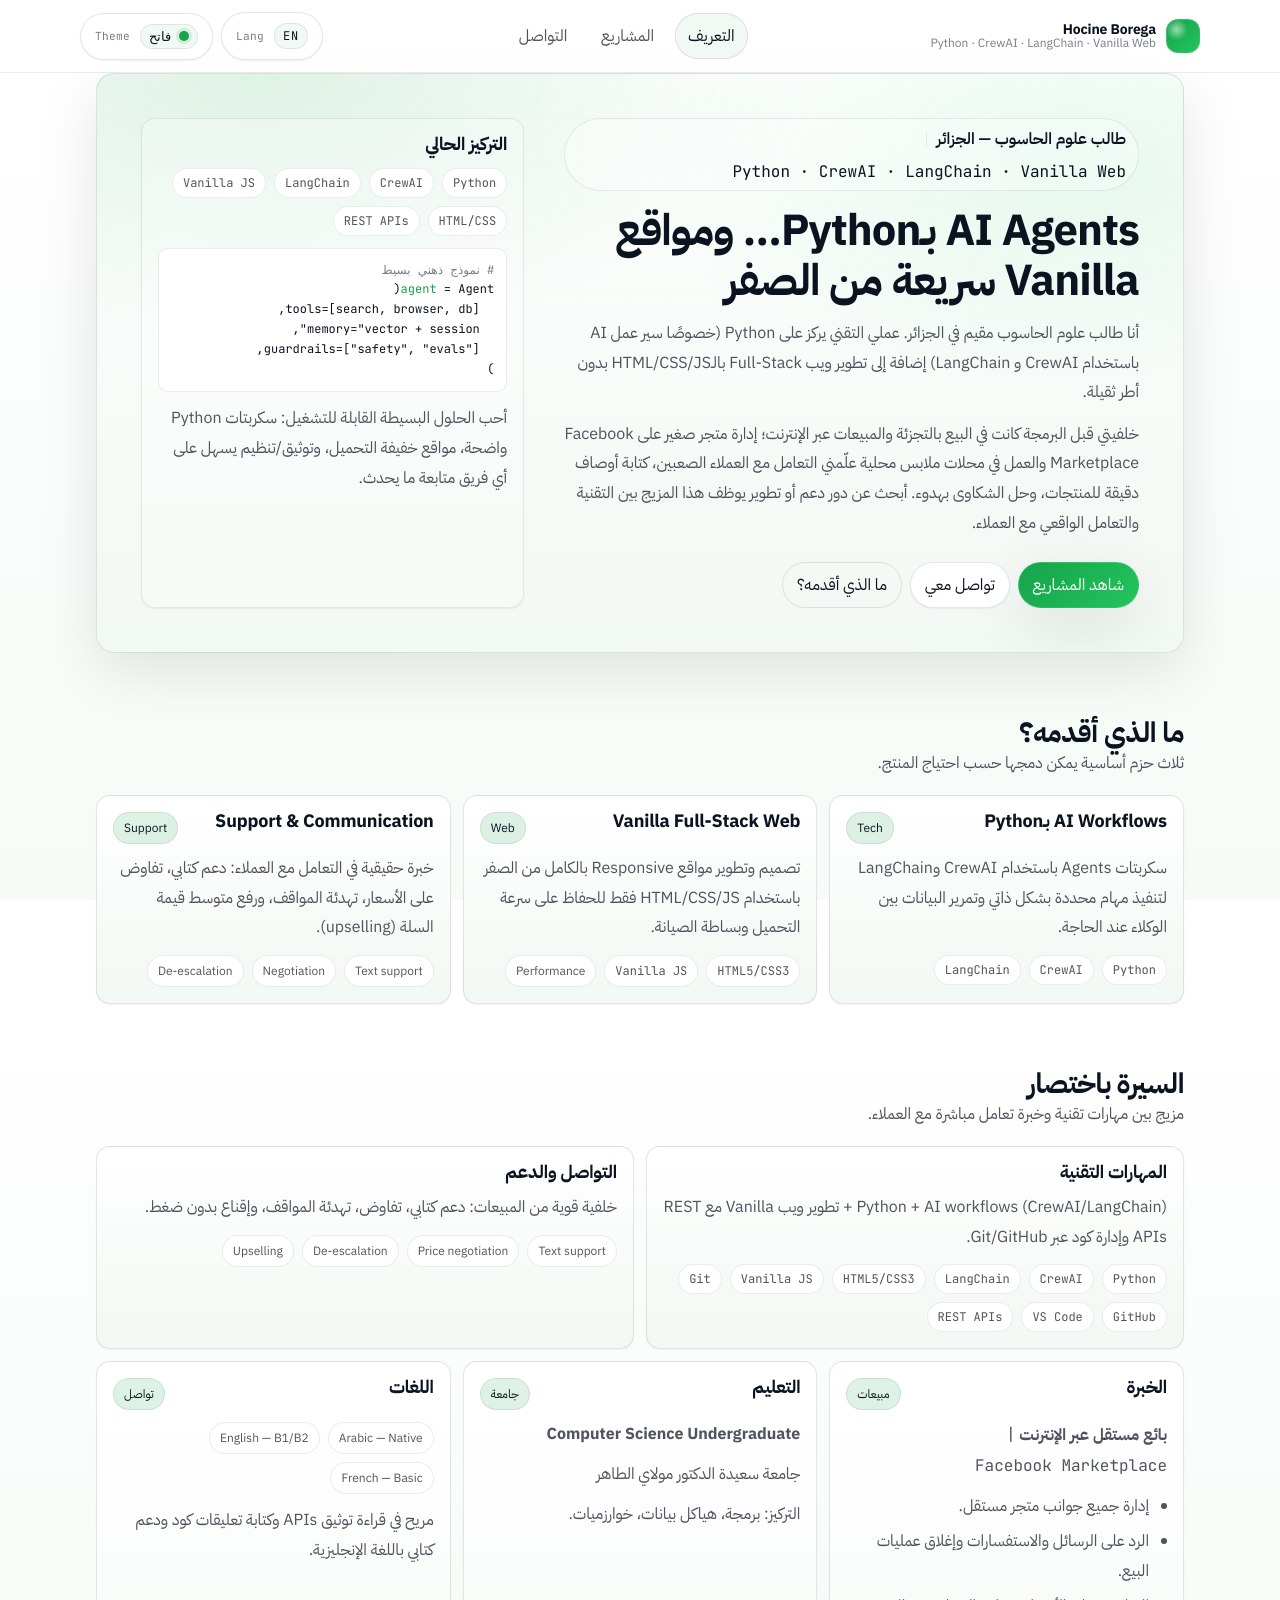
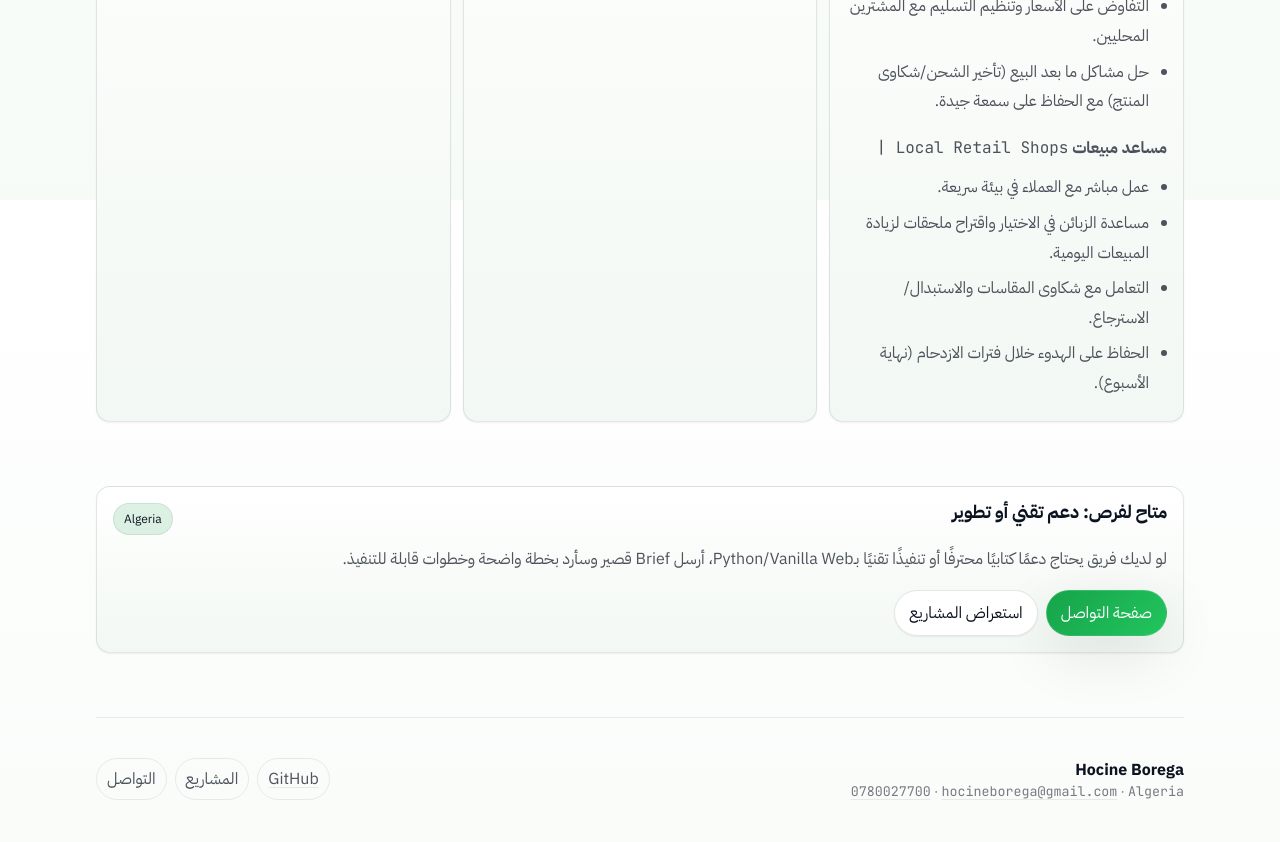
<file: index.html>
<!doctype html>
<html lang="ar" dir="rtl">
<head>
  <meta charset="utf-8" />
  <meta name="viewport" content="width=device-width, initial-scale=1" />
  <meta name="description" content="Hocine Borega — طالب علوم الحاسوب من الجزائر. Python (CrewAI, LangChain) + Vanilla Web + خبرة دعم/تواصل من المبيعات." />
  <title>التعريف | Hocine Borega</title>

  <link rel="icon" href="assets/favicon.svg" type="image/svg+xml" />
  <link rel="preconnect" href="https://fonts.googleapis.com" />
  <link rel="preconnect" href="https://fonts.gstatic.com" crossorigin />
  <link href="https://fonts.googleapis.com/css2?family=IBM+Plex+Sans+Arabic:wght@400;500;600;700&family=JetBrains+Mono:wght@400;500&display=swap" rel="stylesheet" />
  <link rel="stylesheet" href="assets/styles.css" />
</head>
<body data-page="index">
  <a class="skip-link" href="#content" data-i18n="common.skip">تخطّي إلى المحتوى</a>

  <header class="site-header" role="banner">
    <div class="container header-inner">
      <a class="brand" href="./index.html" aria-label="العودة إلى صفحة التعريف" data-i18n-aria="common.brandBack">
        <span class="mark" aria-hidden="true"></span>
        <span class="brand-title">
          <strong>Hocine Borega</strong>
          <span>Python · CrewAI · LangChain · Vanilla Web</span>
        </span>
      </a>

      <nav class="nav" aria-label="التنقّل" data-i18n-aria="common.navAria">
        <a href="./index.html" aria-current="page" data-i18n="common.nav.about">التعريف</a>
        <a href="./projects.html" data-i18n="common.nav.projects">المشاريع</a>
        <a href="./contact.html" data-i18n="common.nav.contact">التواصل</a>
      </nav>

      <div class="header-actions">
        <button class="btn lang-toggle" type="button" data-lang-toggle aria-label="تحويل اللغة إلى الإنجليزية">
          <span class="pill"><span class="mono" data-lang-label>EN</span></span>
          <small class="mono">Lang</small>
        </button>

        <button class="btn theme-toggle" type="button" data-theme-toggle aria-pressed="false" aria-label="تبديل الوضع" data-i18n-aria="common.themeToggleAria">
          <span class="pill">
            <span class="theme-dot" aria-hidden="true"></span>
            <span data-theme-label>فاتح</span>
          </span>
          <small class="mono">Theme</small>
        </button>
      </div>
    </div>
  </header>

  <main id="content" class="container" role="main">
    <section class="hero" aria-label="نبذة سريعة">
      <div class="hero-inner">
        <div>
          <div class="kicker">
            <b data-i18n="index.kicker.role">طالب علوم الحاسوب — الجزائر</b>
            <span class="sep" aria-hidden="true"></span>
            <span class="mono">Python · CrewAI · LangChain · Vanilla Web</span>
          </div>

          <h1 style="margin-top: var(--space-4);" data-i18n="index.hero.title">AI Agents بـPython… ومواقع Vanilla سريعة من الصفر</h1>
          <p data-i18n="index.hero.p1">
            أنا طالب علوم الحاسوب مقيم في الجزائر. عملي التقني يركز على Python (خصوصًا سير عمل AI باستخدام CrewAI و LangChain) إضافة إلى تطوير ويب Full‑Stack بالـHTML/CSS/JS بدون أطر ثقيلة.
          </p>
          <p style="margin-top: var(--space-3);" data-i18n="index.hero.p2">
            خلفيتي قبل البرمجة كانت في البيع بالتجزئة والمبيعات عبر الإنترنت؛ إدارة متجر صغير على Facebook Marketplace والعمل في محلات ملابس محلية علّمني التعامل مع العملاء الصعبين، كتابة أوصاف دقيقة للمنتجات، وحل الشكاوى بهدوء. أبحث عن دور دعم أو تطوير يوظف هذا المزيج بين التقنية والتعامل الواقعي مع العملاء.
          </p>

          <div class="hero-cta" role="group" aria-label="روابط سريعة">
            <a class="btn btn-primary" href="./projects.html" data-i18n="index.hero.cta.projects">شاهد المشاريع</a>
            <a class="btn" href="./contact.html" data-i18n="index.hero.cta.contact">تواصل معي</a>
            <a class="btn btn-ghost" href="#services" data-i18n="index.hero.cta.services">ما الذي أقدمه؟</a>
          </div>
        </div>

        <aside class="panel" aria-label="ملخص التقنية">
          <h3 data-i18n="index.panel.title">التركيز الحالي</h3>
          <div class="chips" aria-label="محاور العمل">
            <span class="chip"><code>Python</code></span>
            <span class="chip"><code>CrewAI</code></span>
            <span class="chip"><code>LangChain</code></span>
            <span class="chip"><code>Vanilla JS</code></span>
            <span class="chip"><code>HTML/CSS</code></span>
            <span class="chip"><code>REST APIs</code></span>
          </div>

          <div class="codebox" aria-label="مثال شكلي">
            <div><span class="dim" data-i18n="index.panel.codeComment"># نموذج ذهني بسيط</span></div>
            <div><span class="g">agent</span> = Agent(</div>
            <div>&nbsp;&nbsp;tools=[search, browser, db],</div>
            <div>&nbsp;&nbsp;memory="vector + session",</div>
            <div>&nbsp;&nbsp;guardrails=["safety", "evals"],</div>
            <div>)</div>
          </div>

          <p style="margin-top: var(--space-3);" data-i18n="index.panel.p">
            أحب الحلول البسيطة القابلة للتشغيل: سكربتات Python واضحة، مواقع خفيفة التحميل، وتوثيق/تنظيم يسهل على أي فريق متابعة ما يحدث.
          </p>
        </aside>
      </div>
    </section>

    <section id="services" class="section" aria-label="الخدمات">
      <div class="section-head">
        <div>
          <h2 data-i18n="index.services.title">ما الذي أقدمه؟</h2>
          <p data-i18n="index.services.subtitle">ثلاث حزم أساسية يمكن دمجها حسب احتياج المنتج.</p>
        </div>
      </div>

      <div class="grid cols-3">
        <article class="card">
          <div class="card-top">
            <h3 data-i18n="index.services.card1.title">AI Workflows بـPython</h3>
            <span class="badge">Tech</span>
          </div>
          <p data-i18n="index.services.card1.desc">سكربتات Agents باستخدام CrewAI وLangChain لتنفيذ مهام محددة بشكل ذاتي وتمرير البيانات بين الوكلاء عند الحاجة.</p>
          <div class="chips" style="margin-top: var(--space-3);">
            <span class="chip"><code>Python</code></span>
            <span class="chip"><code>CrewAI</code></span>
            <span class="chip"><code>LangChain</code></span>
          </div>
        </article>

        <article class="card">
          <div class="card-top">
            <h3>Vanilla Full‑Stack Web</h3>
            <span class="badge">Web</span>
          </div>
          <p data-i18n="index.services.card2.desc">تصميم وتطوير مواقع Responsive بالكامل من الصفر باستخدام HTML/CSS/JS فقط للحفاظ على سرعة التحميل وبساطة الصيانة.</p>
          <div class="chips" style="margin-top: var(--space-3);">
            <span class="chip"><code>HTML5/CSS3</code></span>
            <span class="chip"><code>Vanilla JS</code></span>
            <span class="chip">Performance</span>
          </div>
        </article>

        <article class="card">
          <div class="card-top">
            <h3>Support & Communication</h3>
            <span class="badge">Support</span>
          </div>
          <p data-i18n="index.services.card3.desc">خبرة حقيقية في التعامل مع العملاء: دعم كتابي، تفاوض على الأسعار، تهدئة المواقف، ورفع متوسط قيمة السلة (upselling).</p>
          <div class="chips" style="margin-top: var(--space-3);">
            <span class="chip">Text support</span>
            <span class="chip">Negotiation</span>
            <span class="chip">De‑escalation</span>
          </div>
        </article>
      </div>
    </section>

    <section class="section" aria-label="السيرة">
      <div class="section-head">
        <div>
          <h2 data-i18n="index.resume.title">السيرة باختصار</h2>
          <p data-i18n="index.resume.subtitle">مزيج بين مهارات تقنية وخبرة تعامل مباشرة مع العملاء.</p>
        </div>
      </div>

      <div class="grid cols-2">
        <article class="card">
          <h3 data-i18n="index.resume.tech.title">المهارات التقنية</h3>
          <p data-i18n="index.resume.tech.desc">Python + AI workflows (CrewAI/LangChain) + تطوير ويب Vanilla مع REST APIs وإدارة كود عبر Git/GitHub.</p>
          <div class="chips" style="margin-top: var(--space-3);">
            <span class="chip"><code>Python</code></span>
            <span class="chip"><code>CrewAI</code></span>
            <span class="chip"><code>LangChain</code></span>
            <span class="chip"><code>HTML5/CSS3</code></span>
            <span class="chip"><code>Vanilla JS</code></span>
            <span class="chip"><code>Git</code></span>
            <span class="chip"><code>GitHub</code></span>
            <span class="chip"><code>VS Code</code></span>
            <span class="chip"><code>REST APIs</code></span>
          </div>
        </article>

        <article class="card">
          <h3 data-i18n="index.resume.support.title">التواصل والدعم</h3>
          <p data-i18n="index.resume.support.desc">خلفية قوية من المبيعات: دعم كتابي، تفاوض، تهدئة المواقف، وإقناع بدون ضغط.</p>
          <div class="chips" style="margin-top: var(--space-3);">
            <span class="chip">Text support</span>
            <span class="chip">Price negotiation</span>
            <span class="chip">De‑escalation</span>
            <span class="chip">Upselling</span>
          </div>
        </article>
      </div>

      <div class="grid cols-3" style="margin-top: var(--space-3);">
        <article class="card" aria-label="الخبرة">
          <div class="card-top">
            <h3 data-i18n="index.exp.title">الخبرة</h3>
            <span class="badge" data-i18n="index.exp.badge">مبيعات</span>
          </div>

          <p><b data-i18n="index.exp.role1">بائع مستقل عبر الإنترنت</b> <span class="mono" dir="ltr">| Facebook Marketplace</span></p>
          <ul class="list">
            <li data-i18n="index.exp.role1.li1">إدارة جميع جوانب متجر مستقل.</li>
            <li data-i18n="index.exp.role1.li2">الرد على الرسائل والاستفسارات وإغلاق عمليات البيع.</li>
            <li data-i18n="index.exp.role1.li3">التفاوض على الأسعار وتنظيم التسليم مع المشترين المحليين.</li>
            <li data-i18n="index.exp.role1.li4">حل مشاكل ما بعد البيع (تأخير الشحن/شكاوى المنتج) مع الحفاظ على سمعة جيدة.</li>
          </ul>

          <p style="margin-top: var(--space-4);"><b data-i18n="index.exp.role2">مساعد مبيعات</b> <span class="mono" dir="ltr">| Local Retail Shops</span></p>
          <ul class="list">
            <li data-i18n="index.exp.role2.li1">عمل مباشر مع العملاء في بيئة سريعة.</li>
            <li data-i18n="index.exp.role2.li2">مساعدة الزبائن في الاختيار واقتراح ملحقات لزيادة المبيعات اليومية.</li>
            <li data-i18n="index.exp.role2.li3">التعامل مع شكاوى المقاسات والاستبدال/الاسترجاع.</li>
            <li data-i18n="index.exp.role2.li4">الحفاظ على الهدوء خلال فترات الازدحام (نهاية الأسبوع).</li>
          </ul>
        </article>

        <article class="card" aria-label="التعليم">
          <div class="card-top">
            <h3 data-i18n="index.edu.title">التعليم</h3>
            <span class="badge" data-i18n="index.edu.badge">جامعة</span>
          </div>
          <p><b>Computer Science Undergraduate</b></p>
          <p style="margin-top: 10px;" data-i18n="index.edu.school">جامعة سعيدة الدكتور مولاي الطاهر</p>
          <p style="margin-top: 10px;" data-i18n="index.edu.focus">التركيز: برمجة، هياكل بيانات، خوارزميات.</p>
        </article>

        <article class="card" aria-label="اللغات">
          <div class="card-top">
            <h3 data-i18n="index.lang.title">اللغات</h3>
            <span class="badge" data-i18n="index.lang.badge">تواصل</span>
          </div>
          <div class="chips" style="margin-top: var(--space-3);">
            <span class="chip">Arabic — Native</span>
            <span class="chip">English — B1/B2</span>
            <span class="chip">French — Basic</span>
          </div>
          <p style="margin-top: var(--space-3);" data-i18n="index.lang.note">مريح في قراءة توثيق APIs وكتابة تعليقات كود ودعم كتابي باللغة الإنجليزية.</p>
        </article>
      </div>
    </section>

    <section class="section" aria-label="دعوة">
      <div class="card">
        <div class="card-top">
          <h3 data-i18n="index.cta.title">متاح لفرص: دعم تقني أو تطوير</h3>
          <span class="badge">Algeria</span>
        </div>
        <p data-i18n="index.cta.desc">لو لديك فريق يحتاج دعمًا كتابيًا محترفًا أو تنفيذًا تقنيًا بـPython/Vanilla Web، أرسل Brief قصير وسأرد بخطة واضحة وخطوات قابلة للتنفيذ.</p>
        <div class="hero-cta" style="margin-top: var(--space-4);">
          <a class="btn btn-primary" href="./contact.html" data-i18n="index.cta.contact">صفحة التواصل</a>
          <a class="btn" href="./projects.html" data-i18n="index.cta.projects">استعراض المشاريع</a>
        </div>
      </div>
    </section>

    <footer class="footer" role="contentinfo">
      <div class="footer-inner">
        <div>
          <strong>Hocine Borega</strong>
          <small>
            <span class="mono" dir="ltr">Algeria</span> ·
            <a class="text-link mono" dir="ltr" href="mailto:hocineborega@gmail.com">hocineborega@gmail.com</a> ·
            <a class="text-link mono" dir="ltr" href="tel:0780027700">0780027700</a>
          </small>
        </div>
        <div class="inline-links" aria-label="روابط" data-i18n-aria="common.footer.links">
          <a class="text-link" href="https://github.com/hocine1552" target="_blank" rel="noreferrer">GitHub</a>
          <a href="./projects.html" data-i18n="common.nav.projects">المشاريع</a>
          <a href="./contact.html" data-i18n="common.nav.contact">التواصل</a>
        </div>
      </div>
    </footer>
  </main>

  <script src="assets/app.js" defer></script>
</body>
</html>
</file>
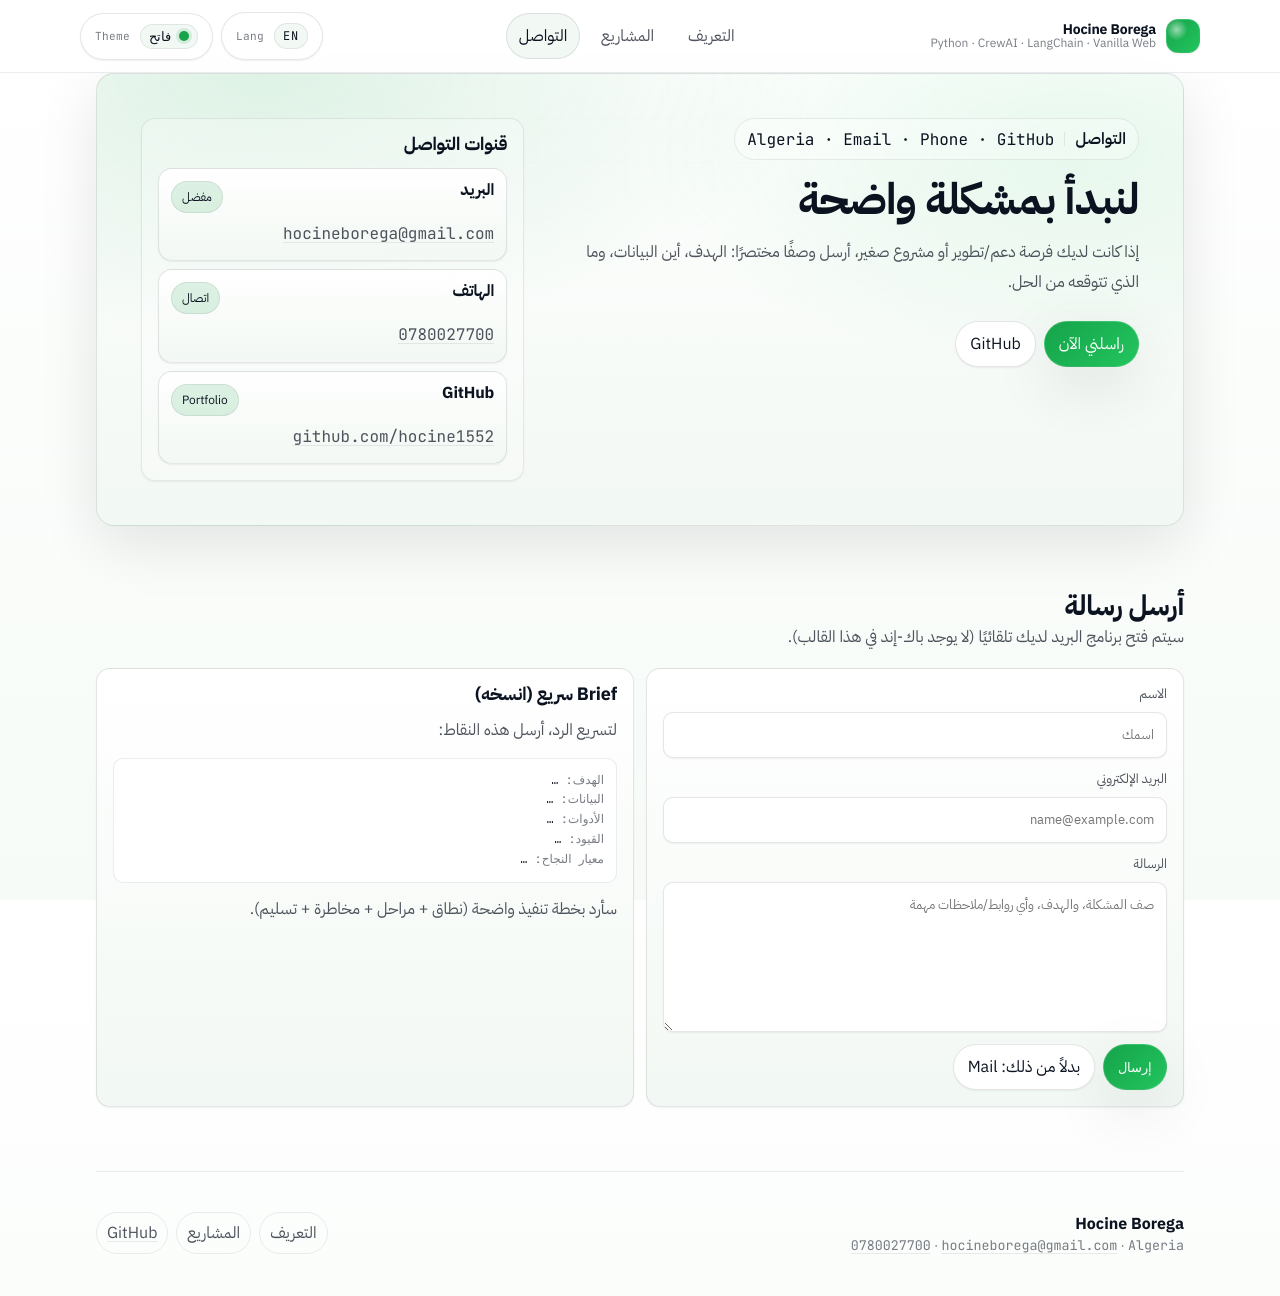
<file: contact.html>
<!doctype html>
<html lang="ar" dir="rtl">
<head>
  <meta charset="utf-8" />
  <meta name="viewport" content="width=device-width, initial-scale=1" />
  <meta name="description" content="تواصل مع Hocine Borega — Algeria. Email, phone, GitHub portfolio." />
  <title>التواصل | Hocine Borega</title>

  <link rel="icon" href="assets/favicon.svg" type="image/svg+xml" />
  <link rel="preconnect" href="https://fonts.googleapis.com" />
  <link rel="preconnect" href="https://fonts.gstatic.com" crossorigin />
  <link href="https://fonts.googleapis.com/css2?family=IBM+Plex+Sans+Arabic:wght@400;500;600;700&family=JetBrains+Mono:wght@400;500&display=swap" rel="stylesheet" />
  <link rel="stylesheet" href="assets/styles.css" />
</head>
<body data-page="contact">
  <a class="skip-link" href="#content" data-i18n="common.skip">تخطّي إلى المحتوى</a>

  <header class="site-header" role="banner">
    <div class="container header-inner">
      <a class="brand" href="./index.html" aria-label="العودة إلى صفحة التعريف" data-i18n-aria="common.brandBack">
        <span class="mark" aria-hidden="true"></span>
        <span class="brand-title">
          <strong>Hocine Borega</strong>
          <span>Python · CrewAI · LangChain · Vanilla Web</span>
        </span>
      </a>

      <nav class="nav" aria-label="التنقّل" data-i18n-aria="common.navAria">
        <a href="./index.html" data-i18n="common.nav.about">التعريف</a>
        <a href="./projects.html" data-i18n="common.nav.projects">المشاريع</a>
        <a href="./contact.html" aria-current="page" data-i18n="common.nav.contact">التواصل</a>
      </nav>

      <div class="header-actions">
        <button class="btn lang-toggle" type="button" data-lang-toggle aria-label="تحويل اللغة إلى الإنجليزية">
          <span class="pill"><span class="mono" data-lang-label>EN</span></span>
          <small class="mono">Lang</small>
        </button>

        <button class="btn theme-toggle" type="button" data-theme-toggle aria-pressed="false" aria-label="تبديل الوضع" data-i18n-aria="common.themeToggleAria">
          <span class="pill">
            <span class="theme-dot" aria-hidden="true"></span>
            <span data-theme-label>فاتح</span>
          </span>
          <small class="mono">Theme</small>
        </button>
      </div>
    </div>
  </header>

  <main id="content" class="container" role="main">
    <section class="hero" aria-label="التواصل">
      <div class="hero-inner">
        <div>
          <div class="kicker">
            <b data-i18n="contact.kicker.title">التواصل</b>
            <span class="sep" aria-hidden="true"></span>
            <span class="mono">Algeria · Email · Phone · GitHub</span>
          </div>

          <h1 style="margin-top: var(--space-4);" data-i18n="contact.hero.title">لنبدأ بمشكلة واضحة</h1>
          <p data-i18n="contact.hero.p">
            إذا كانت لديك فرصة دعم/تطوير أو مشروع صغير، أرسل وصفًا مختصرًا: الهدف، أين البيانات، وما الذي تتوقعه من الحل.
          </p>

          <div class="hero-cta" style="margin-top: var(--space-5);">
            <a class="btn btn-primary" href="mailto:hocineborega@gmail.com" data-i18n="contact.hero.cta.email">راسلني الآن</a>
            <a class="btn" href="https://github.com/hocine1552" target="_blank" rel="noreferrer">GitHub</a>
          </div>
        </div>

        <aside class="panel" aria-label="قنوات التواصل">
          <h3 data-i18n="contact.panel.title">قنوات التواصل</h3>
          <div class="grid" style="gap: var(--space-2);">
            <div class="card" style="padding: var(--space-3);">
              <div class="card-top">
                <h3 style="font-size: 16px;" data-i18n="contact.channel.email">البريد</h3>
                <span class="badge" data-i18n="contact.channel.email.badge">مفضل</span>
              </div>
              <p class="mono" style="margin-top: 6px;"><a class="text-link mono" dir="ltr" href="mailto:hocineborega@gmail.com">hocineborega@gmail.com</a></p>
            </div>

            <div class="card" style="padding: var(--space-3);">
              <div class="card-top">
                <h3 style="font-size: 16px;" data-i18n="contact.channel.phone">الهاتف</h3>
                <span class="badge" data-i18n="contact.channel.phone.badge">اتصال</span>
              </div>
              <p class="mono" style="margin-top: 6px;"><a class="text-link mono" dir="ltr" href="tel:0780027700">0780027700</a></p>
            </div>

            <div class="card" style="padding: var(--space-3);">
              <div class="card-top">
                <h3 style="font-size: 16px;">GitHub</h3>
                <span class="badge">Portfolio</span>
              </div>
              <p class="mono" style="margin-top: 6px;"><a class="text-link mono" dir="ltr" href="https://github.com/hocine1552" target="_blank" rel="noreferrer">github.com/hocine1552</a></p>
            </div>
          </div>
        </aside>
      </div>
    </section>

    <section class="section" aria-label="نموذج الرسالة">
      <div class="section-head">
        <div>
          <h2 data-i18n="contact.form.title">أرسل رسالة</h2>
          <p data-i18n="contact.form.subtitle">سيتم فتح برنامج البريد لديك تلقائيًا (لا يوجد باك-إند في هذا القالب).</p>
        </div>
      </div>

      <div class="grid cols-2">
        <form class="card form" data-mailto-form data-to="hocineborega@gmail.com" aria-label="نموذج التواصل" data-i18n-aria="contact.form.aria">
          <div class="field">
            <label for="name" data-i18n="contact.form.name.label">الاسم</label>
            <input id="name" name="name" autocomplete="name" required placeholder="اسمك" data-i18n-placeholder="contact.form.name.placeholder" />
          </div>

          <div class="field">
            <label for="email" data-i18n="contact.form.email.label">البريد الإلكتروني</label>
            <input id="email" name="email" type="email" autocomplete="email" required placeholder="name@example.com" data-i18n-placeholder="contact.form.email.placeholder" />
          </div>

          <div class="field">
            <label for="message" data-i18n="contact.form.message.label">الرسالة</label>
            <textarea id="message" name="message" required placeholder="صف المشكلة، والهدف، وأي روابط/ملاحظات مهمة" data-i18n-placeholder="contact.form.message.placeholder"></textarea>
          </div>

          <div class="hero-cta" style="margin-top: 0;">
            <button class="btn btn-primary" type="submit" data-i18n="contact.form.submit">إرسال</button>
            <a class="btn" href="mailto:hocineborega@gmail.com" data-i18n="contact.form.altMail">بدلاً من ذلك: Mail</a>
          </div>
        </form>

        <article class="card" aria-label="قالب brief">
          <h3 data-i18n="contact.brief.title">Brief سريع (انسخه)</h3>
          <p style="margin-top: 10px;" data-i18n="contact.brief.subtitle">لتسريع الرد، أرسل هذه النقاط:</p>
          <div class="codebox" style="margin-top: var(--space-3);">
            <div><span class="dim" data-i18n="contact.brief.goal">الهدف:</span> …</div>
            <div><span class="dim" data-i18n="contact.brief.data">البيانات:</span> …</div>
            <div><span class="dim" data-i18n="contact.brief.tools">الأدوات:</span> …</div>
            <div><span class="dim" data-i18n="contact.brief.constraints">القيود:</span> …</div>
            <div><span class="dim" data-i18n="contact.brief.success">معيار النجاح:</span> …</div>
          </div>
          <p style="margin-top: var(--space-3);" data-i18n="contact.brief.note">سأرد بخطة تنفيذ واضحة (نطاق + مراحل + مخاطرة + تسليم).</p>
        </article>
      </div>
    </section>

    <footer class="footer" role="contentinfo">
      <div class="footer-inner">
        <div>
          <strong>Hocine Borega</strong>
          <small>
            <span class="mono" dir="ltr">Algeria</span> ·
            <a class="text-link mono" dir="ltr" href="mailto:hocineborega@gmail.com">hocineborega@gmail.com</a> ·
            <a class="text-link mono" dir="ltr" href="tel:0780027700">0780027700</a>
          </small>
        </div>
        <div class="inline-links" aria-label="روابط" data-i18n-aria="common.footer.links">
          <a href="./index.html" data-i18n="common.nav.about">التعريف</a>
          <a href="./projects.html" data-i18n="common.nav.projects">المشاريع</a>
          <a class="text-link" href="https://github.com/hocine1552" target="_blank" rel="noreferrer">GitHub</a>
        </div>
      </div>
    </footer>
  </main>

  <script src="assets/app.js" defer></script>
</body>
</html>
</file>
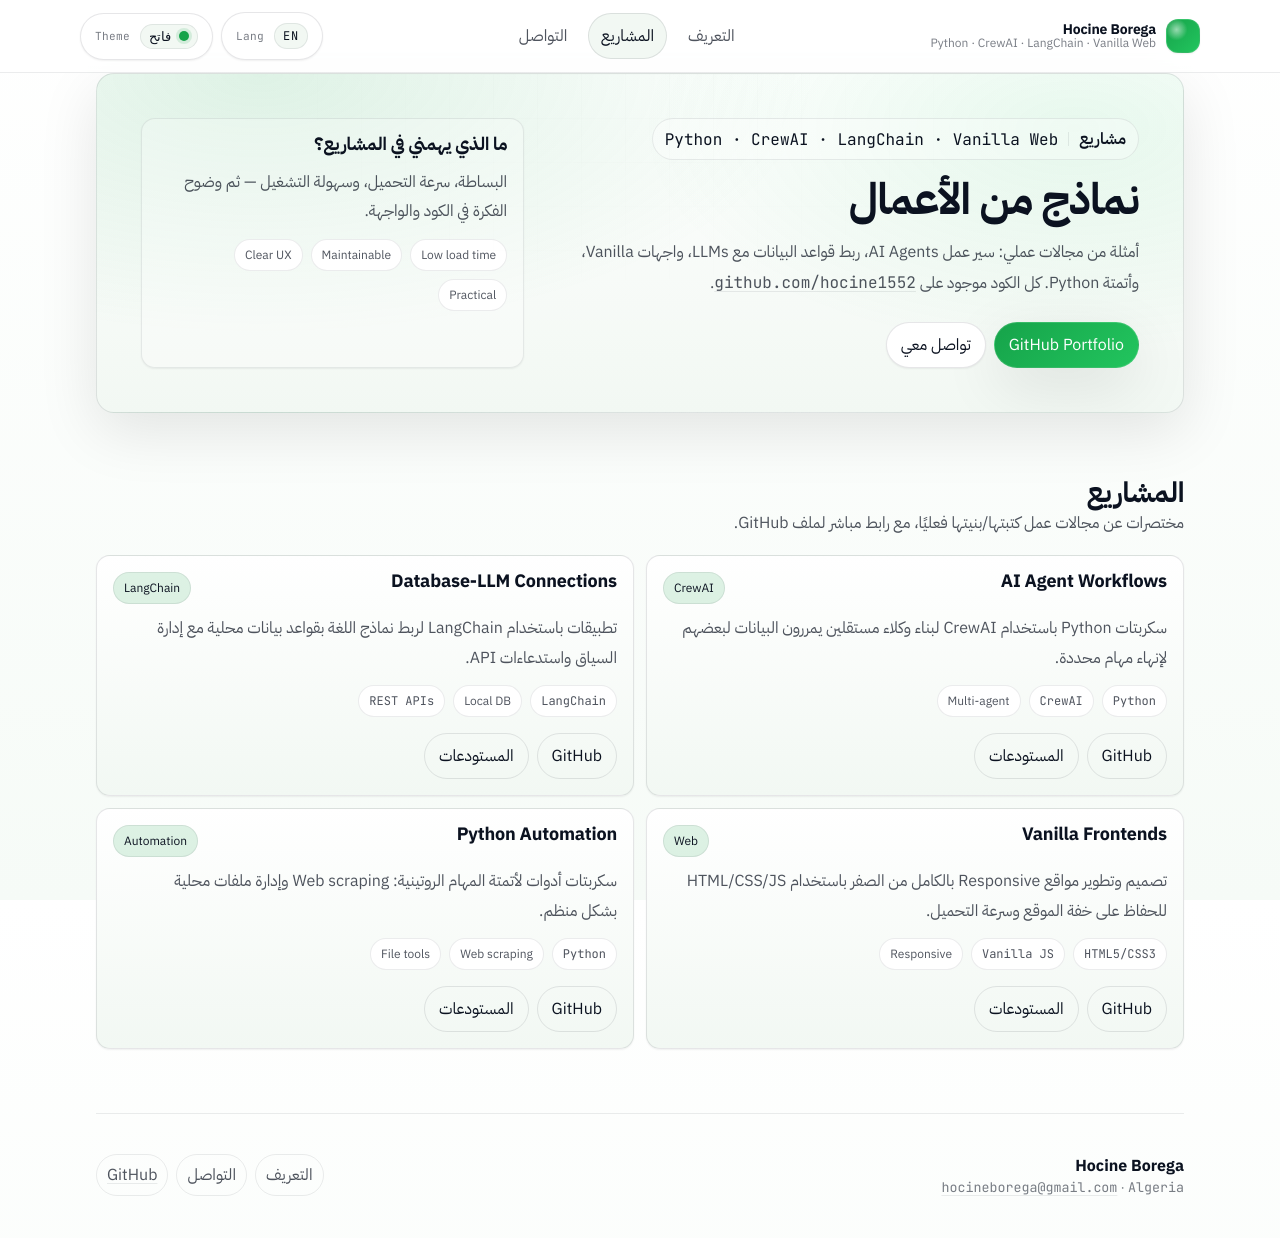
<file: projects.html>
<!doctype html>
<html lang="ar" dir="rtl">
<head>
  <meta charset="utf-8" />
  <meta name="viewport" content="width=device-width, initial-scale=1" />
  <meta name="description" content="مشاريع Hocine Borega — Python (CrewAI, LangChain) + Vanilla Web + Automation." />
  <title>المشاريع | Hocine Borega</title>

  <link rel="icon" href="assets/favicon.svg" type="image/svg+xml" />
  <link rel="preconnect" href="https://fonts.googleapis.com" />
  <link rel="preconnect" href="https://fonts.gstatic.com" crossorigin />
  <link href="https://fonts.googleapis.com/css2?family=IBM+Plex+Sans+Arabic:wght@400;500;600;700&family=JetBrains+Mono:wght@400;500&display=swap" rel="stylesheet" />
  <link rel="stylesheet" href="assets/styles.css" />
</head>
<body data-page="projects">
  <a class="skip-link" href="#content" data-i18n="common.skip">تخطّي إلى المحتوى</a>

  <header class="site-header" role="banner">
    <div class="container header-inner">
      <a class="brand" href="./index.html" aria-label="العودة إلى صفحة التعريف" data-i18n-aria="common.brandBack">
        <span class="mark" aria-hidden="true"></span>
        <span class="brand-title">
          <strong>Hocine Borega</strong>
          <span>Python · CrewAI · LangChain · Vanilla Web</span>
        </span>
      </a>

      <nav class="nav" aria-label="التنقّل" data-i18n-aria="common.navAria">
        <a href="./index.html" data-i18n="common.nav.about">التعريف</a>
        <a href="./projects.html" aria-current="page" data-i18n="common.nav.projects">المشاريع</a>
        <a href="./contact.html" data-i18n="common.nav.contact">التواصل</a>
      </nav>

      <div class="header-actions">
        <button class="btn lang-toggle" type="button" data-lang-toggle aria-label="تحويل اللغة إلى الإنجليزية">
          <span class="pill"><span class="mono" data-lang-label>EN</span></span>
          <small class="mono">Lang</small>
        </button>

        <button class="btn theme-toggle" type="button" data-theme-toggle aria-pressed="false" aria-label="تبديل الوضع" data-i18n-aria="common.themeToggleAria">
          <span class="pill">
            <span class="theme-dot" aria-hidden="true"></span>
            <span data-theme-label>فاتح</span>
          </span>
          <small class="mono">Theme</small>
        </button>
      </div>
    </div>
  </header>

  <main id="content" class="container" role="main">
    <section class="hero" aria-label="مشاريعي">
      <div class="hero-inner">
        <div>
          <div class="kicker">
            <b data-i18n="projects.kicker.title">مشاريع</b>
            <span class="sep" aria-hidden="true"></span>
            <span class="mono">Python · CrewAI · LangChain · Vanilla Web</span>
          </div>

          <h1 style="margin-top: var(--space-4);" data-i18n="projects.hero.title">نماذج من الأعمال</h1>
          <p data-i18n-html="projects.hero.p">
            أمثلة من مجالات عملي: سير عمل AI Agents، ربط قواعد البيانات مع LLMs، واجهات Vanilla، وأتمتة Python. كل الكود موجود على
            <a class="text-link mono" dir="ltr" href="https://github.com/hocine1552" target="_blank" rel="noreferrer">github.com/hocine1552</a>.
          </p>

          <div class="hero-cta" style="margin-top: var(--space-5);">
            <a class="btn btn-primary" href="https://github.com/hocine1552" target="_blank" rel="noreferrer">GitHub Portfolio</a>
            <a class="btn" href="./contact.html" data-i18n="projects.hero.cta.contact">تواصل معي</a>
          </div>
        </div>

        <aside class="panel" aria-label="معايير الاختيار">
          <h3 data-i18n="projects.panel.title">ما الذي يهمني في المشاريع؟</h3>
          <p data-i18n="projects.panel.p">البساطة، سرعة التحميل، وسهولة التشغيل — ثم وضوح الفكرة في الكود والواجهة.</p>
          <div class="chips" style="margin-top: var(--space-3);">
            <span class="chip">Low load time</span>
            <span class="chip">Maintainable</span>
            <span class="chip">Clear UX</span>
            <span class="chip">Practical</span>
          </div>
        </aside>
      </div>
    </section>

    <section class="section" aria-label="قائمة المشاريع">
      <div class="section-head">
        <div>
          <h2 data-i18n="projects.list.title">المشاريع</h2>
          <p data-i18n="projects.list.subtitle">مختصرات عن مجالات عمل كتبتها/بنيتها فعليًا، مع رابط مباشر لملف GitHub.</p>
        </div>
      </div>

      <div class="grid cols-2">
        <article class="card">
          <div class="card-top">
            <h3>AI Agent Workflows</h3>
            <span class="badge">CrewAI</span>
          </div>
          <p data-i18n="projects.card1.desc">سكربتات Python باستخدام CrewAI لبناء وكلاء مستقلين يمررون البيانات لبعضهم لإنهاء مهام محددة.</p>
          <div class="chips" style="margin-top: var(--space-3);">
            <span class="chip"><code>Python</code></span>
            <span class="chip"><code>CrewAI</code></span>
            <span class="chip">Multi-agent</span>
          </div>
          <div class="hero-cta" style="margin-top: var(--space-4);">
            <a class="btn btn-ghost" href="https://github.com/hocine1552" target="_blank" rel="noreferrer">GitHub</a>
            <a class="btn btn-ghost" href="https://github.com/hocine1552?tab=repositories" target="_blank" rel="noreferrer" data-i18n="common.github.repos">المستودعات</a>
          </div>
        </article>

        <article class="card">
          <div class="card-top">
            <h3>Database‑LLM Connections</h3>
            <span class="badge">LangChain</span>
          </div>
          <p data-i18n="projects.card2.desc">تطبيقات باستخدام LangChain لربط نماذج اللغة بقواعد بيانات محلية مع إدارة السياق واستدعاءات API.</p>
          <div class="chips" style="margin-top: var(--space-3);">
            <span class="chip"><code>LangChain</code></span>
            <span class="chip">Local DB</span>
            <span class="chip"><code>REST APIs</code></span>
          </div>
          <div class="hero-cta" style="margin-top: var(--space-4);">
            <a class="btn btn-ghost" href="https://github.com/hocine1552" target="_blank" rel="noreferrer">GitHub</a>
            <a class="btn btn-ghost" href="https://github.com/hocine1552?tab=repositories" target="_blank" rel="noreferrer" data-i18n="common.github.repos">المستودعات</a>
          </div>
        </article>

        <article class="card">
          <div class="card-top">
            <h3>Vanilla Frontends</h3>
            <span class="badge">Web</span>
          </div>
          <p data-i18n="projects.card3.desc">تصميم وتطوير مواقع Responsive بالكامل من الصفر باستخدام HTML/CSS/JS للحفاظ على خفة الموقع وسرعة التحميل.</p>
          <div class="chips" style="margin-top: var(--space-3);">
            <span class="chip"><code>HTML5/CSS3</code></span>
            <span class="chip"><code>Vanilla JS</code></span>
            <span class="chip">Responsive</span>
          </div>
          <div class="hero-cta" style="margin-top: var(--space-4);">
            <a class="btn btn-ghost" href="https://github.com/hocine1552" target="_blank" rel="noreferrer">GitHub</a>
            <a class="btn btn-ghost" href="https://github.com/hocine1552?tab=repositories" target="_blank" rel="noreferrer" data-i18n="common.github.repos">المستودعات</a>
          </div>
        </article>

        <article class="card">
          <div class="card-top">
            <h3>Python Automation</h3>
            <span class="badge">Automation</span>
          </div>
          <p data-i18n="projects.card4.desc">سكربتات أدوات لأتمتة المهام الروتينية: Web scraping وإدارة ملفات محلية بشكل منظم.</p>
          <div class="chips" style="margin-top: var(--space-3);">
            <span class="chip"><code>Python</code></span>
            <span class="chip">Web scraping</span>
            <span class="chip">File tools</span>
          </div>
          <div class="hero-cta" style="margin-top: var(--space-4);">
            <a class="btn btn-ghost" href="https://github.com/hocine1552" target="_blank" rel="noreferrer">GitHub</a>
            <a class="btn btn-ghost" href="https://github.com/hocine1552?tab=repositories" target="_blank" rel="noreferrer" data-i18n="common.github.repos">المستودعات</a>
          </div>
        </article>
      </div>
    </section>

    <footer class="footer" role="contentinfo">
      <div class="footer-inner">
        <div>
          <strong>Hocine Borega</strong>
          <small>
            <span class="mono" dir="ltr">Algeria</span> ·
            <a class="text-link mono" dir="ltr" href="mailto:hocineborega@gmail.com">hocineborega@gmail.com</a>
          </small>
        </div>
        <div class="inline-links" aria-label="روابط" data-i18n-aria="common.footer.links">
          <a href="./index.html" data-i18n="common.nav.about">التعريف</a>
          <a href="./contact.html" data-i18n="common.nav.contact">التواصل</a>
          <a class="text-link" href="https://github.com/hocine1552" target="_blank" rel="noreferrer">GitHub</a>
        </div>
      </div>
    </footer>
  </main>

  <script src="assets/app.js" defer></script>
</body>
</html>
</file>
<file: assets/styles.css>
/* Design system: light (white/green) + dark (black/green)
   All colors are declared as CSS variables to keep the palette controlled. */

:root{
  color-scheme: light;

  --font-sans: "IBM Plex Sans Arabic", ui-sans-serif, system-ui, -apple-system, "Segoe UI", Tahoma, Arial, "Noto Sans Arabic", sans-serif;
  --font-mono: "JetBrains Mono", ui-monospace, SFMono-Regular, Menlo, Consolas, "Liberation Mono", monospace;

  --space-1: 4px;
  --space-2: 8px;
  --space-3: 12px;
  --space-4: 16px;
  --space-5: 24px;
  --space-6: 40px;
  --space-7: 64px;

  --radius-sm: 10px;
  --radius-md: 14px;
  --radius-lg: 18px;
  --radius-pill: 999px;

  --bg: #ffffff;
  --bg-2: #f6fbf7;
  --surface-1: #ffffff;
  --surface-2: #f2f8f3;
  --surface-3: #eaf6ed;

  --text: #0b1220;
  --muted: rgba(11, 18, 32, 0.72);
  --muted-2: rgba(11, 18, 32, 0.55);

  --border: rgba(11, 18, 32, 0.10);
  --hairline: rgba(11, 18, 32, 0.08);

  --accent: #16a34a;
  --accent-2: #22c55e;
  --accent-soft: rgba(22, 163, 74, 0.14);
  --accent-mesh: rgba(34,197,94,0.10);
  --accent-focus: rgba(34,197,94,0.45);
  --on-accent: #ffffff;

  --grid-line: rgba(11, 18, 32, 0.06);

  --header-bg: rgba(255,255,255,0.72);

  --shadow-1: 0 1px 2px rgba(0,0,0,0.06);
  --shadow-2: 0 18px 60px rgba(0,0,0,0.10);

  --ring: 0 0 0 3px rgba(34,197,94,0.22);
  --ease: cubic-bezier(0.22, 1, 0.36, 1);
  --trans-fast: 140ms var(--ease);

  --container: 1120px;
}

html[data-theme="dark"]{
  color-scheme: dark;

  --bg: #070a08;
  --bg-2: #0a0f0b;
  --surface-1: #0f1511;
  --surface-2: #141c16;
  --surface-3: #1a231c;

  --text: #f7fafc;
  --muted: rgba(247,250,252,0.74);
  --muted-2: rgba(247,250,252,0.56);

  --border: rgba(255,255,255,0.10);
  --hairline: rgba(255,255,255,0.08);

  --accent: #22c55e;
  --accent-2: #4ade80;
  --accent-soft: rgba(34, 197, 94, 0.16);
  --accent-mesh: rgba(74,222,128,0.10);
  --accent-focus: rgba(74,222,128,0.45);
  --on-accent: #06150c;

  --grid-line: rgba(255,255,255,0.09);

  --header-bg: rgba(7,10,8,0.72);

  --shadow-1: 0 1px 2px rgba(0,0,0,0.40);
  --shadow-2: 0 18px 60px rgba(0,0,0,0.55);

  --ring: 0 0 0 3px rgba(74,222,128,0.22);
}

*{ box-sizing: border-box; }

html, body{ height: 100%; }

body{
  margin: 0;
  font-family: var(--font-sans);
  background: linear-gradient(180deg, var(--bg), var(--bg-2));
  color: var(--text);
  -webkit-font-smoothing: antialiased;
  -moz-osx-font-smoothing: grayscale;
  text-rendering: geometricPrecision;
}

[id]{
  scroll-margin-top: 92px;
}

a{ color: inherit; text-decoration: none; }

a.text-link{
  text-decoration: underline;
  text-decoration-color: var(--hairline);
  text-underline-offset: 3px;
}

a.text-link:hover{
  text-decoration-color: var(--border);
}

p{ margin: 0; color: var(--muted); line-height: 1.85; text-wrap: pretty; }

.list{
  margin: 10px 0 0;
  padding-inline-start: 18px;
  color: var(--muted);
}

.list li{
  margin: 6px 0;
  line-height: 1.85;
}

h1, h2, h3{ margin: 0; line-height: 1.15; text-wrap: balance; }

h1{
  font-size: clamp(30px, 3.4vw, 52px);
  letter-spacing: -0.02em;
}

h2{
  font-size: clamp(20px, 2.4vw, 28px);
  letter-spacing: -0.015em;
}

h3{
  font-size: 18px;
  letter-spacing: -0.01em;
}

small{ color: var(--muted-2); }

code, .mono{ font-family: var(--font-mono); }

:focus-visible{
  outline: none;
  box-shadow: var(--ring);
  border-radius: var(--radius-sm);
}

@media (prefers-reduced-motion: reduce){
  *, *::before, *::after{ transition-duration: 1ms !important; animation-duration: 1ms !important; }
}

.skip-link{
  position: absolute;
  inset-inline-start: var(--space-4);
  top: var(--space-4);
  padding: 10px 12px;
  background: var(--surface-1);
  border: 1px solid var(--border);
  border-radius: var(--radius-sm);
  box-shadow: var(--shadow-1);
  transform: translateY(-160%);
  transition: transform var(--trans-fast);
  z-index: 999;
}

.skip-link:focus{ transform: translateY(0); }

.container{
  max-width: var(--container);
  margin: 0 auto;
  padding: 0 var(--space-4);
}

.site-header{
  position: sticky;
  top: 0;
  z-index: 100;
  background: var(--header-bg);
  border-bottom: 1px solid var(--hairline);
  backdrop-filter: blur(10px);
}

.header-inner{
  display: flex;
  align-items: center;
  justify-content: space-between;
  gap: var(--space-3);
  padding: var(--space-3) 0;
}

@media (max-width: 720px){
  .header-inner{
    display: grid;
    grid-template-columns: 1fr auto;
    grid-template-areas:
      "brand actions"
      "nav nav";
    gap: var(--space-2);
    padding: var(--space-3) 0;
  }

  .brand{ grid-area: brand; min-width: 0; }
  .header-actions{ grid-area: actions; }
  .nav{ grid-area: nav; justify-content: center; }
  .nav a{ padding: 8px 10px; font-size: 14px; }

  [id]{
    scroll-margin-top: 132px;
  }
}

.brand{
  display: flex;
  align-items: center;
  gap: 10px;
  min-width: 160px;
}

.mark{
  width: 34px;
  height: 34px;
  border-radius: 12px;
  background:
    radial-gradient(18px 18px at 30% 30%, rgba(255,255,255,0.55), transparent 60%),
    linear-gradient(135deg, var(--accent), var(--accent-2));
  box-shadow: var(--shadow-1);
  border: 1px solid rgba(255,255,255,0.12);
}

.brand-title{
  display: grid;
  line-height: 1.1;
}

.brand-title strong{ font-size: 14px; letter-spacing: -0.01em; }
.brand-title span{ font-size: 12px; color: var(--muted-2); }

.nav{
  display: flex;
  align-items: center;
  gap: var(--space-2);
  flex-wrap: wrap;
  justify-content: center;
}

.nav a{
  padding: 10px 12px;
  border-radius: var(--radius-pill);
  border: 1px solid transparent;
  color: var(--muted);
  transition: background-color var(--trans-fast), border-color var(--trans-fast), color var(--trans-fast);
}

.nav a:hover{
  background: var(--surface-2);
  border-color: var(--hairline);
  color: var(--text);
}

.nav a[aria-current="page"]{
  background: var(--surface-2);
  border-color: var(--border);
  color: var(--text);
}

.header-actions{
  display: flex;
  align-items: center;
  gap: var(--space-2);
}

.btn{
  display: inline-flex;
  align-items: center;
  justify-content: center;
  gap: 10px;
  padding: 10px 14px;
  border-radius: var(--radius-pill);
  border: 1px solid var(--border);
  background: var(--surface-1);
  color: var(--text);
  box-shadow: var(--shadow-1);
  cursor: pointer;
  transition: background-color var(--trans-fast), border-color var(--trans-fast), transform var(--trans-fast);
}

.btn:hover{ background: var(--surface-2); border-color: var(--hairline); transform: translateY(-1px); }
.btn:active{ transform: translateY(0); }

.btn-primary{
  background: linear-gradient(135deg, var(--accent), var(--accent-2));
  border-color: rgba(255,255,255,0.12);
  color: var(--on-accent);
  box-shadow: var(--shadow-2);
}

.btn-primary:hover{ filter: saturate(1.03); }

.btn-ghost{
  background: transparent;
  box-shadow: none;
}

.lang-toggle{
  min-width: 92px;
  justify-content: space-between;
}

.lang-toggle .pill{
  display: inline-flex;
  align-items: center;
  gap: 8px;
  padding: 4px 8px;
  border-radius: var(--radius-pill);
  border: 1px solid var(--hairline);
  background: var(--surface-2);
}

.lang-toggle [data-lang-label]{
  font-size: 12px;
  letter-spacing: 0.08em;
}

.theme-toggle{
  min-width: 132px;
  justify-content: space-between;
}

.theme-toggle .pill{
  display: inline-flex;
  align-items: center;
  gap: 8px;
  padding: 4px 8px;
  border-radius: var(--radius-pill);
  border: 1px solid var(--hairline);
  background: var(--surface-2);
}

.theme-dot{
  width: 10px;
  height: 10px;
  border-radius: 999px;
  background: var(--accent);
  box-shadow: 0 0 0 3px var(--accent-soft);
}

main{ padding: var(--space-6) 0; }

.hero{
  position: relative;
  border: 1px solid var(--border);
  border-radius: var(--radius-lg);
  overflow: hidden;
  box-shadow: var(--shadow-2);
  background:
    radial-gradient(900px 420px at 15% 0%, var(--accent-soft), transparent 62%),
    radial-gradient(700px 360px at 90% 16%, var(--accent-mesh), transparent 62%),
    linear-gradient(180deg, var(--surface-1), var(--surface-2));
}

html[data-theme="dark"] .hero{
  background:
    radial-gradient(900px 420px at 15% 0%, var(--accent-soft), transparent 62%),
    radial-gradient(700px 360px at 90% 16%, var(--accent-mesh), transparent 62%),
    linear-gradient(180deg, var(--surface-1), var(--surface-2));
}

.hero::after{
  content: "";
  position: absolute;
  inset: 0;
  pointer-events: none;
  background-image:
    linear-gradient(to right, var(--grid-line) 1px, transparent 1px),
    linear-gradient(to bottom, var(--grid-line) 1px, transparent 1px);
  background-size: 44px 44px;
  opacity: 0.18;
  mask-image: radial-gradient(ellipse at 50% 0%, black 0%, transparent 68%);
}

html[data-theme="dark"] .hero::after{
  opacity: 0.14;
}

.hero-inner{
  position: relative;
  display: grid;
  grid-template-columns: 1.2fr 0.8fr;
  gap: var(--space-6);
  padding: clamp(22px, 4vw, 44px);
}

@media (max-width: 900px){
  .hero-inner{ grid-template-columns: 1fr; }
}

.kicker{
  display: inline-flex;
  align-items: center;
  gap: 10px;
  flex-wrap: wrap;
  padding: 8px 12px;
  border-radius: var(--radius-pill);
  border: 1px solid var(--hairline);
  background: rgba(255,255,255,0.35);
}

html[data-theme="dark"] .kicker{
  background: rgba(255,255,255,0.03);
}

.kicker b{ font-weight: 600; }

.kicker .sep{
  width: 1px;
  height: 14px;
  background: var(--hairline);
}

@media (max-width: 520px){
  .kicker{
    flex-direction: column;
    align-items: flex-start;
    gap: 6px;
  }

  .kicker .sep{ display: none; }
}

.hero p{ margin-top: var(--space-3); max-width: 60ch; }

.hero-cta{ display: flex; gap: var(--space-2); flex-wrap: wrap; margin-top: var(--space-5); }

.panel{
  border: 1px solid var(--hairline);
  background: rgba(255,255,255,0.25);
  border-radius: var(--radius-md);
  padding: var(--space-4);
  box-shadow: var(--shadow-1);
}

html[data-theme="dark"] .panel{
  background: rgba(255,255,255,0.02);
}

.panel h3{ margin-bottom: var(--space-3); }

.chips{ display: flex; flex-wrap: wrap; gap: 8px; }

.chip{
  display: inline-flex;
  align-items: center;
  padding: 6px 10px;
  border-radius: var(--radius-pill);
  border: 1px solid var(--hairline);
  background: var(--surface-1);
  color: var(--muted);
  font-size: 12px;
}

.chip code{ font-size: 12px; }

.section{
  margin-top: var(--space-7);
}

.section-head{
  display: flex;
  align-items: baseline;
  justify-content: space-between;
  gap: var(--space-3);
  margin-bottom: var(--space-4);
}

.section-head p{ max-width: 70ch; }

.grid{
  display: grid;
  gap: var(--space-3);
}

.grid.cols-3{ grid-template-columns: repeat(3, minmax(0,1fr)); }
.grid.cols-2{ grid-template-columns: repeat(2, minmax(0,1fr)); }

@media (max-width: 900px){
  .grid.cols-3{ grid-template-columns: 1fr; }
  .grid.cols-2{ grid-template-columns: 1fr; }
}

.card{
  border: 1px solid var(--border);
  background: linear-gradient(180deg, var(--surface-1), var(--surface-2));
  border-radius: var(--radius-md);
  padding: var(--space-4);
  box-shadow: var(--shadow-1);
}

.card p{ margin-top: 10px; }

.card-top{
  display: flex;
  align-items: flex-start;
  justify-content: space-between;
  gap: var(--space-2);
}

.badge{
  display: inline-flex;
  align-items: center;
  padding: 6px 10px;
  border-radius: var(--radius-pill);
  border: 1px solid var(--hairline);
  background: var(--accent-soft);
  color: var(--text);
  font-size: 12px;
}

.codebox{
  margin-top: var(--space-3);
  border: 1px solid var(--hairline);
  background: var(--surface-1);
  border-radius: var(--radius-sm);
  padding: var(--space-3);
  overflow: auto;
  font-family: var(--font-mono);
  font-size: 12px;
  line-height: 1.65;
}

.codebox .dim{ color: var(--muted-2); }
.codebox .g{ color: var(--accent); }

.form{
  display: grid;
  gap: var(--space-3);
}

.field{
  display: grid;
  gap: 8px;
}

label{ font-size: 13px; color: var(--muted); }

input, textarea{
  width: 100%;
  padding: 12px 12px;
  border-radius: var(--radius-sm);
  border: 1px solid var(--border);
  background: var(--surface-1);
  color: var(--text);
  font-family: inherit;
  box-shadow: var(--shadow-1);
  transition: border-color var(--trans-fast), background-color var(--trans-fast);
}

textarea{ min-height: 150px; resize: vertical; }

input:focus, textarea:focus{ border-color: var(--accent-focus); }

.footer{
  border-top: 1px solid var(--hairline);
  padding: var(--space-6) 0;
  margin-top: var(--space-7);
}

.footer-inner{
  display: flex;
  align-items: flex-start;
  justify-content: space-between;
  gap: var(--space-4);
  flex-wrap: wrap;
}

.footer small{ display: block; max-width: 68ch; }

.inline-links{ display: flex; gap: var(--space-2); flex-wrap: wrap; }

.inline-links a{
  padding: 8px 10px;
  border-radius: var(--radius-pill);
  border: 1px solid var(--hairline);
  background: transparent;
  color: var(--muted);
}

.inline-links a:hover{ color: var(--text); background: var(--surface-2); }
</file>
